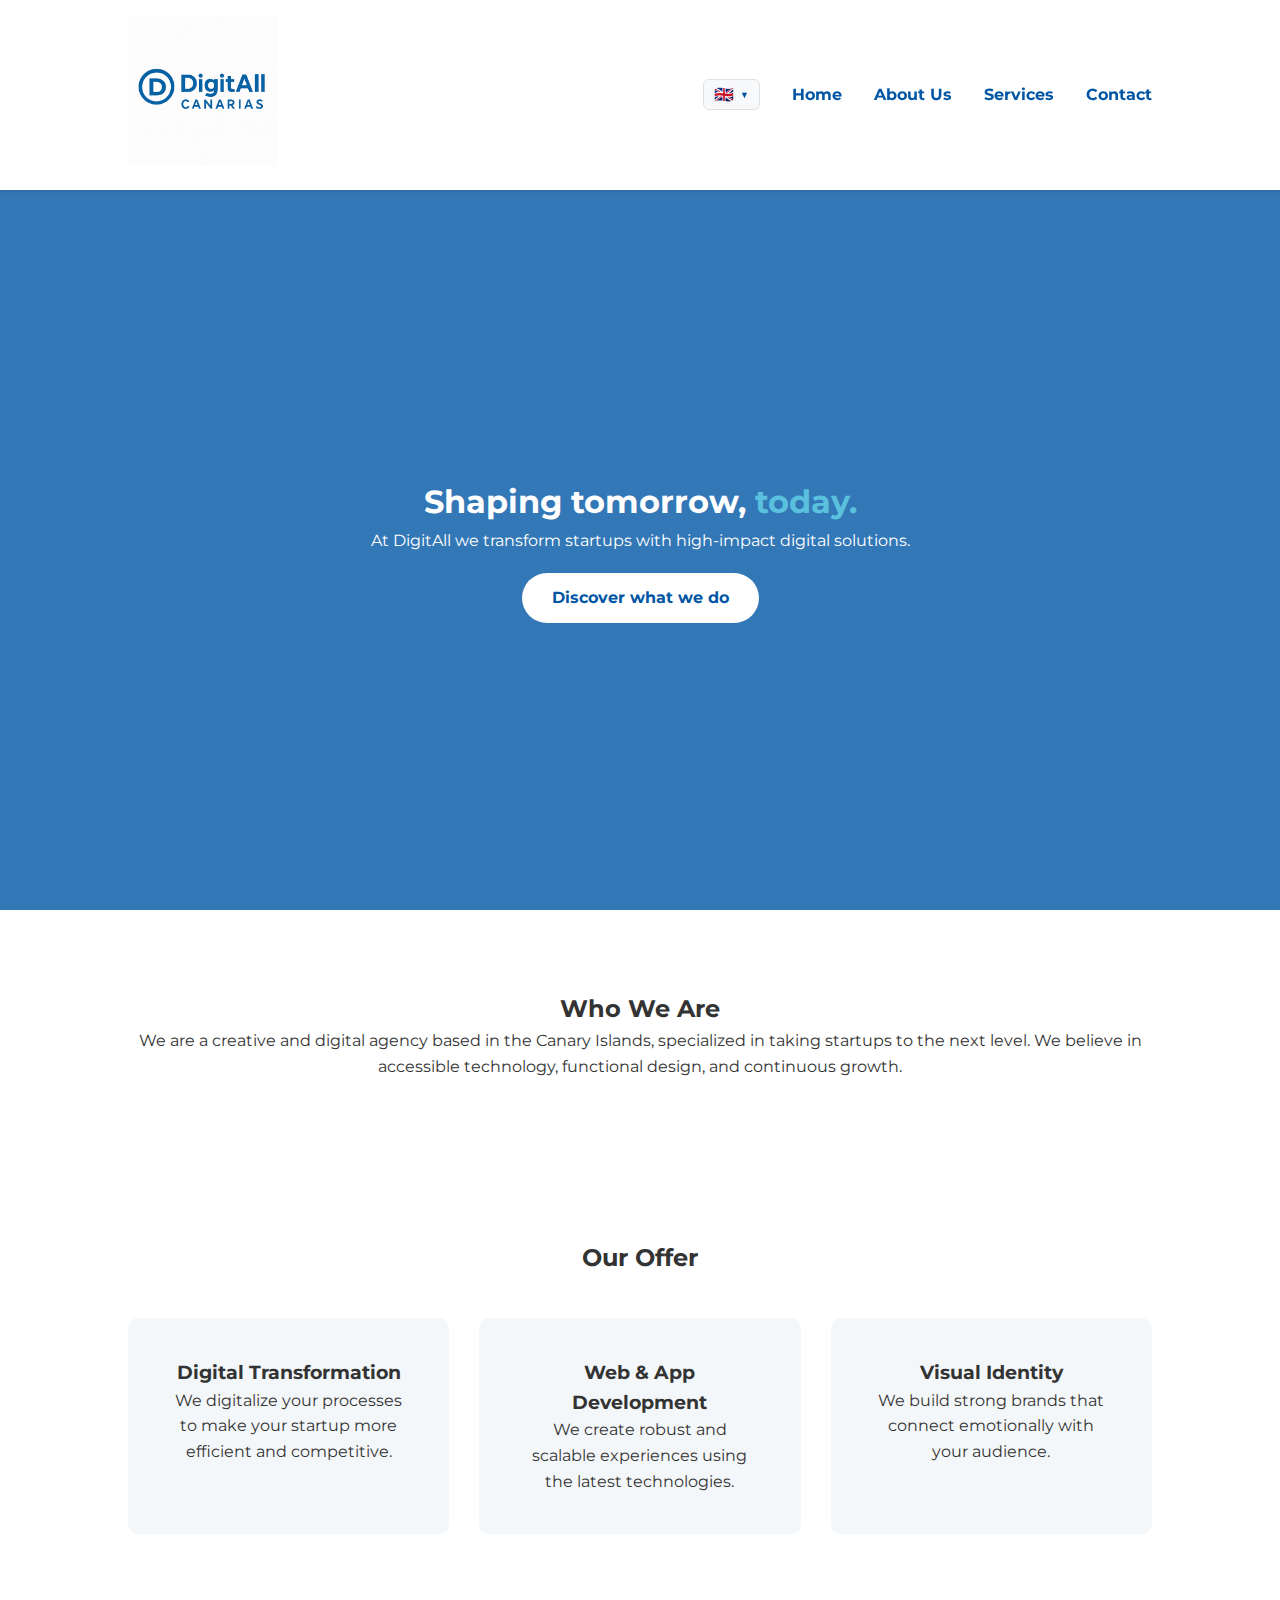
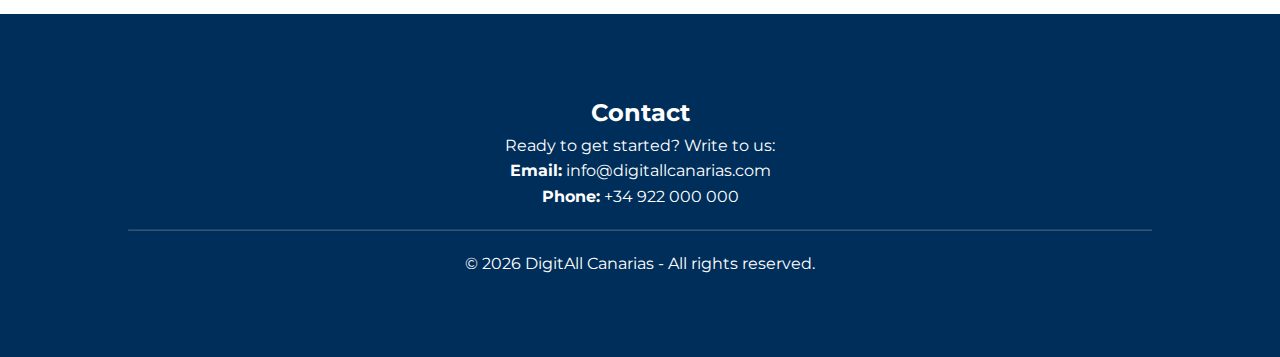
<file: index.html>
<!DOCTYPE html>
<html lang="en">

<head>
    <meta charset="UTF-8">
    <meta name="viewport" content="width=device-width, initial-scale=1.0">
    <title>DigitAll | Comprehensive Digital Solutions</title>
    <link rel="stylesheet" href="css/style.css">
    <link href="https://fonts.googleapis.com/css2?family=Montserrat:wght@400;700&display=swap" rel="stylesheet">
</head>

<body>
    <header>
        <nav>
            <div class="logo-container">
                <img src="images/logo.png" alt="DigitAll Logo" class="nav-logo">
            </div>
            <ul>
                <li class="nav-lang-container">
                    <div class="language-selector">
                        <button class="lang-dropdown-btn" onclick="toggleLanguageMenu()">
                            <span id="current-flag">🇬🇧</span>
                            <span class="arrow">▼</span>
                        </button>
                        <div id="language-menu" class="language-menu">
                            <button onclick="changeLanguage('es')" class="lang-option">
                                <span class="flag">🇪🇸</span>
                                <span>Español</span>
                            </button>
                            <button onclick="changeLanguage('en')" class="lang-option">
                                <span class="flag">🇬🇧</span>
                                <span>English</span>
                            </button>
                            <button onclick="changeLanguage('pl')" class="lang-option">
                                <span class="flag">🇵🇱</span>
                                <span>Polski</span>
                            </button>
                            <button onclick="changeLanguage('el')" class="lang-option">
                                <span class="flag">🇬🇷</span>
                                <span>Ελληνικά</span>
                            </button>
                        </div>
                    </div>
                </li>
                <li><a href="#hero" data-i18n="home">Home</a></li>
                <li><a href="#nosotros" data-i18n="about">About Us</a></li>
                <li><a href="#servicios" data-i18n="services">Services</a></li>
                <li><a href="#contacto" data-i18n="contact">Contact</a></li>
            </ul>
        </nav>
    </header>

    <section id="hero">
        <div class="hero-content">
            <h1 data-i18n="heroTitle">Shaping tomorrow, <span class="highlight">today.</span></h1>
            <p data-i18n="heroSubtitle">At DigitAll we transform startups with high-impact digital solutions.</p>
            <a href="#servicios" class="btn" data-i18n="heroBtn">Discover what we do</a>
        </div>
    </section>

    <section id="nosotros">
        <h2 data-i18n="aboutTitle">Who We Are</h2>
        <p data-i18n="aboutText">We are a creative and digital agency based in the Canary Islands, specialized in taking startups to the next level. We believe in accessible technology, functional design, and continuous growth.</p>
    </section>

    <section id="servicios">
        <h2 data-i18n="servicesTitle">Our Offer</h2>
        <div class="services-grid">
            <div class="service-card">
                <h3 data-i18n="service1Title">Digital Transformation</h3>
                <p data-i18n="service1Text">We digitalize your processes to make your startup more efficient and competitive.</p>
            </div>
            <div class="service-card">
                <h3 data-i18n="service2Title">Web & App Development</h3>
                <p data-i18n="service2Text">We create robust and scalable experiences using the latest technologies.</p>
            </div>
            <div class="service-card">
                <h3 data-i18n="service3Title">Visual Identity</h3>
                <p data-i18n="service3Text">We build strong brands that connect emotionally with your audience.</p>
            </div>
        </div>
    </section>

    <footer id="contacto">
        <h2 data-i18n="contactTitle">Contact</h2>
        <p data-i18n="contactSubtitle">Ready to get started? Write to us:</p>
        <p><strong data-i18n="email">Email:</strong> info@digitallcanarias.com</p>
        <p><strong data-i18n="phone">Phone:</strong> +34 922 000 000</p>
        <hr>
        <p data-i18n="footer">&copy; 2026 DigitAll Canarias - All rights reserved.</p>
    </footer>

    <script>
        function toggleLanguageMenu() {
            const menu = document.getElementById('language-menu');
            menu.classList.toggle('show');
        }

        async function changeLanguage(lang) {
            try {
                // 1. Intentamos cargar el archivo JSON (ej: es.json)
                const response = await fetch(`lang/${lang}.json`);
                if (!response.ok) throw new Error(`No se pudo cargar el archivo ${lang}.json`);

                const texts = await response.json();

                // 2. Actualizamos la bandera del botón principal
                const flags = {
                    'en': '🇬🇧',
                    'es': '🇪🇸',
                    'pl': '🇵🇱',
                    'el': '🇬🇷'
                };
                document.getElementById('current-flag').innerText = flags[lang];

                // 3. Buscamos todos los elementos con el atributo data-i18n
                document.querySelectorAll('[data-i18n]').forEach(element => {
                    const key = element.getAttribute('data-i18n');
                    if (texts[key]) {
                        // Usamos innerHTML por si el JSON tiene etiquetas como <span>
                        element.innerHTML = texts[key];
                    }
                });

                // 4. Cerramos el menú
                toggleLanguageMenu();
                console.log(`Idioma cambiado a: ${lang}`);

            } catch (error) {
                console.error("Error al cambiar el idioma:", error);
                alert("Error al cargar el archivo de idioma. Asegúrate de estar usando un servidor local (Live Server).");
            }
        }

        // Cerrar si se hace clic fuera
        window.onclick = function(event) {
            if (!event.target.closest('.language-selector')) {
                const menu = document.getElementById('language-menu');
                if (menu.classList.contains('show')) {
                    menu.classList.remove('show');
                }
            }
        }
    </script>
</body>

</html>
</file>
<file: css/style.css>
/* --- Estilos Generales --- */

* {
    margin: 0;
    padding: 0;
    box-sizing: border-box;
}

body {
    font-family: 'Montserrat', sans-serif;
    color: #333;
    line-height: 1.6;
    scroll-behavior: smooth;
}


/* --- Navegación --- */

header {
    background: #fff;
    padding: 1rem 10%;
    position: sticky;
    top: 0;
    z-index: 1000;
    box-shadow: 0 2px 5px rgba(0, 0, 0, 0.1);
}

nav {
    display: flex;
    justify-content: space-between;
    align-items: center;
}

.nav-logo {
    max-width: 150px;
    height: auto;
}

nav ul {
    display: flex;
    list-style: none;
    gap: 2rem;
    align-items: center;
    /* Alinea verticalmente el selector con los links */
}

nav a {
    text-decoration: none;
    color: #0056a4;
    /* Azul del logo */
    font-weight: 700;
    transition: 0.3s;
}

nav a:hover {
    color: #5bc0de;
}


/* --- Selector de Idiomas (Versión Reducida) --- */

.nav-lang-container {
    display: flex;
    align-items: center;
}

.language-selector {
    position: relative;
}

.lang-dropdown-btn {
    background: #f8f9fa;
    border: 1px solid #e0e0e0;
    padding: 5px 10px;
    border-radius: 6px;
    cursor: pointer;
    font-size: 16px;
    /* Bandera más pequeña */
    display: flex;
    align-items: center;
    gap: 6px;
    transition: all 0.3s ease;
}

.lang-dropdown-btn:hover {
    background: #ffffff;
    border-color: #0056a4;
    box-shadow: 0 2px 4px rgba(0, 0, 0, 0.05);
}

.lang-dropdown-btn .arrow {
    font-size: 9px;
    color: #0056a4;
}


/* Menú Desplegable */

.language-menu {
    position: absolute;
    top: 110%;
    left: 0;
    background: #ffffff;
    border: 1px solid #ddd;
    border-radius: 8px;
    min-width: 140px;
    box-shadow: 0 10px 25px rgba(0, 0, 0, 0.1);
    z-index: 1100;
    /* Estado inicial oculto */
    opacity: 0;
    visibility: hidden;
    transform: translateY(-10px);
    transition: all 0.3s ease;
    overflow: hidden;
}

.language-menu.show {
    opacity: 1;
    visibility: visible;
    transform: translateY(0);
}

.lang-option {
    width: 100%;
    background: none;
    border: none;
    padding: 10px 15px;
    display: flex;
    align-items: center;
    gap: 10px;
    cursor: pointer;
    color: #333;
    font-size: 14px;
    font-family: 'Montserrat', sans-serif;
    transition: background 0.2s;
    text-align: left;
}

.lang-option:hover {
    background: #f0f7ff;
    color: #0056a4;
}

.lang-option .flag {
    font-size: 18px;
}


/* --- Hero Section --- */

#hero {
    background: linear-gradient(rgba(0, 86, 164, 0.8), rgba(0, 86, 164, 0.8)), url('https://images.unsplash.com/photo-1519389950473-47ba0277781c?auto=format&fit=crop&w=1200&q=80');
    background-size: cover;
    background-position: center;
    height: 80vh;
    display: flex;
    align-items: center;
    justify-content: center;
    text-align: center;
    color: white;
}

.highlight {
    color: #5bc0de;
}

.btn {
    display: inline-block;
    margin-top: 20px;
    padding: 12px 30px;
    background: #fff;
    color: #0056a4;
    text-decoration: none;
    border-radius: 50px;
    font-weight: bold;
    transition: 0.3s;
}

.btn:hover {
    background: #5bc0de;
    color: white;
}


/* --- Secciones Comunes --- */

#nosotros,
#servicios,
#contacto {
    padding: 80px 10%;
    text-align: center;
}


/* --- Servicios --- */

.services-grid {
    display: grid;
    grid-template-columns: repeat(auto-fit, minmax(250px, 1fr));
    gap: 30px;
    margin-top: 40px;
}

.service-card {
    padding: 40px;
    background: #f4f7f9;
    border-radius: 10px;
    transition: transform 0.3s;
}

.service-card:hover {
    transform: translateY(-10px);
}


/* --- Footer --- */

footer {
    background: #002e5a;
    color: white;
    padding: 60px 10% 30px;
    text-align: center;
}

footer hr {
    margin: 20px 0;
    opacity: 0.2;
}
</file>
